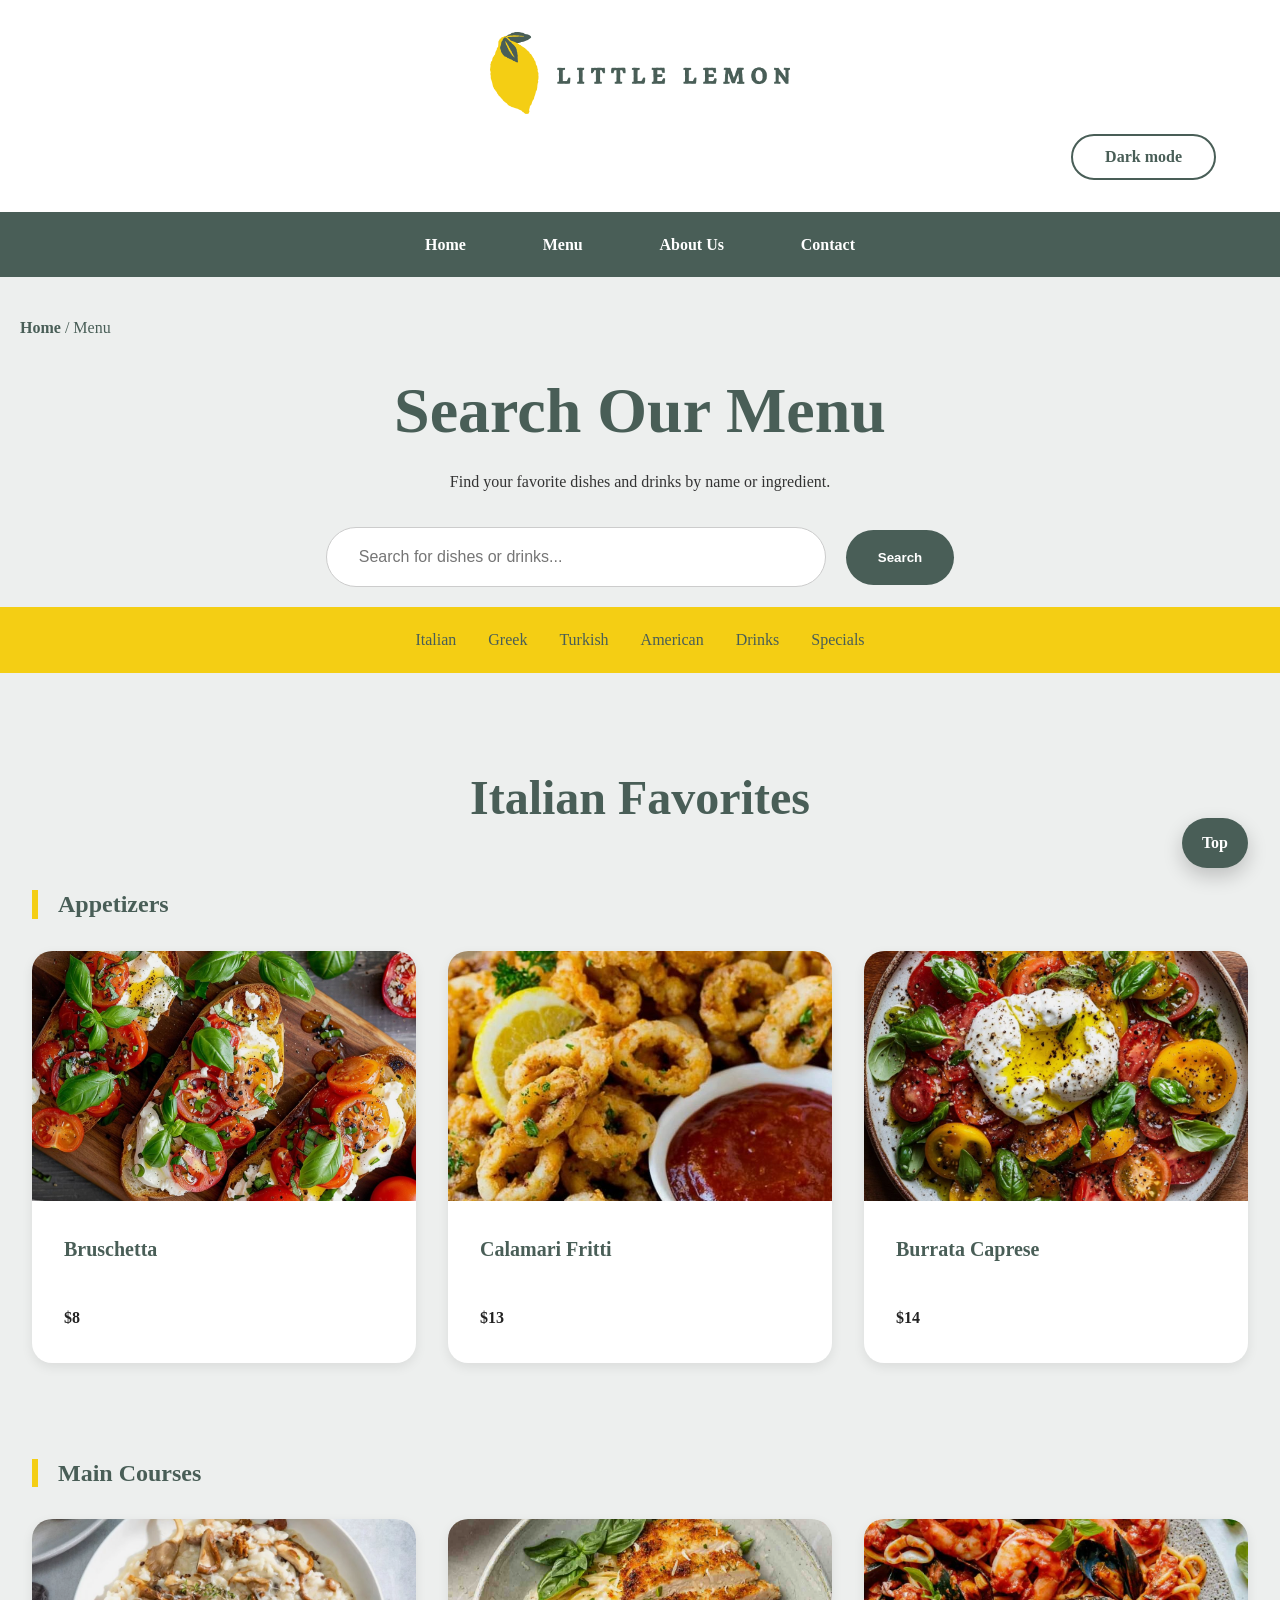
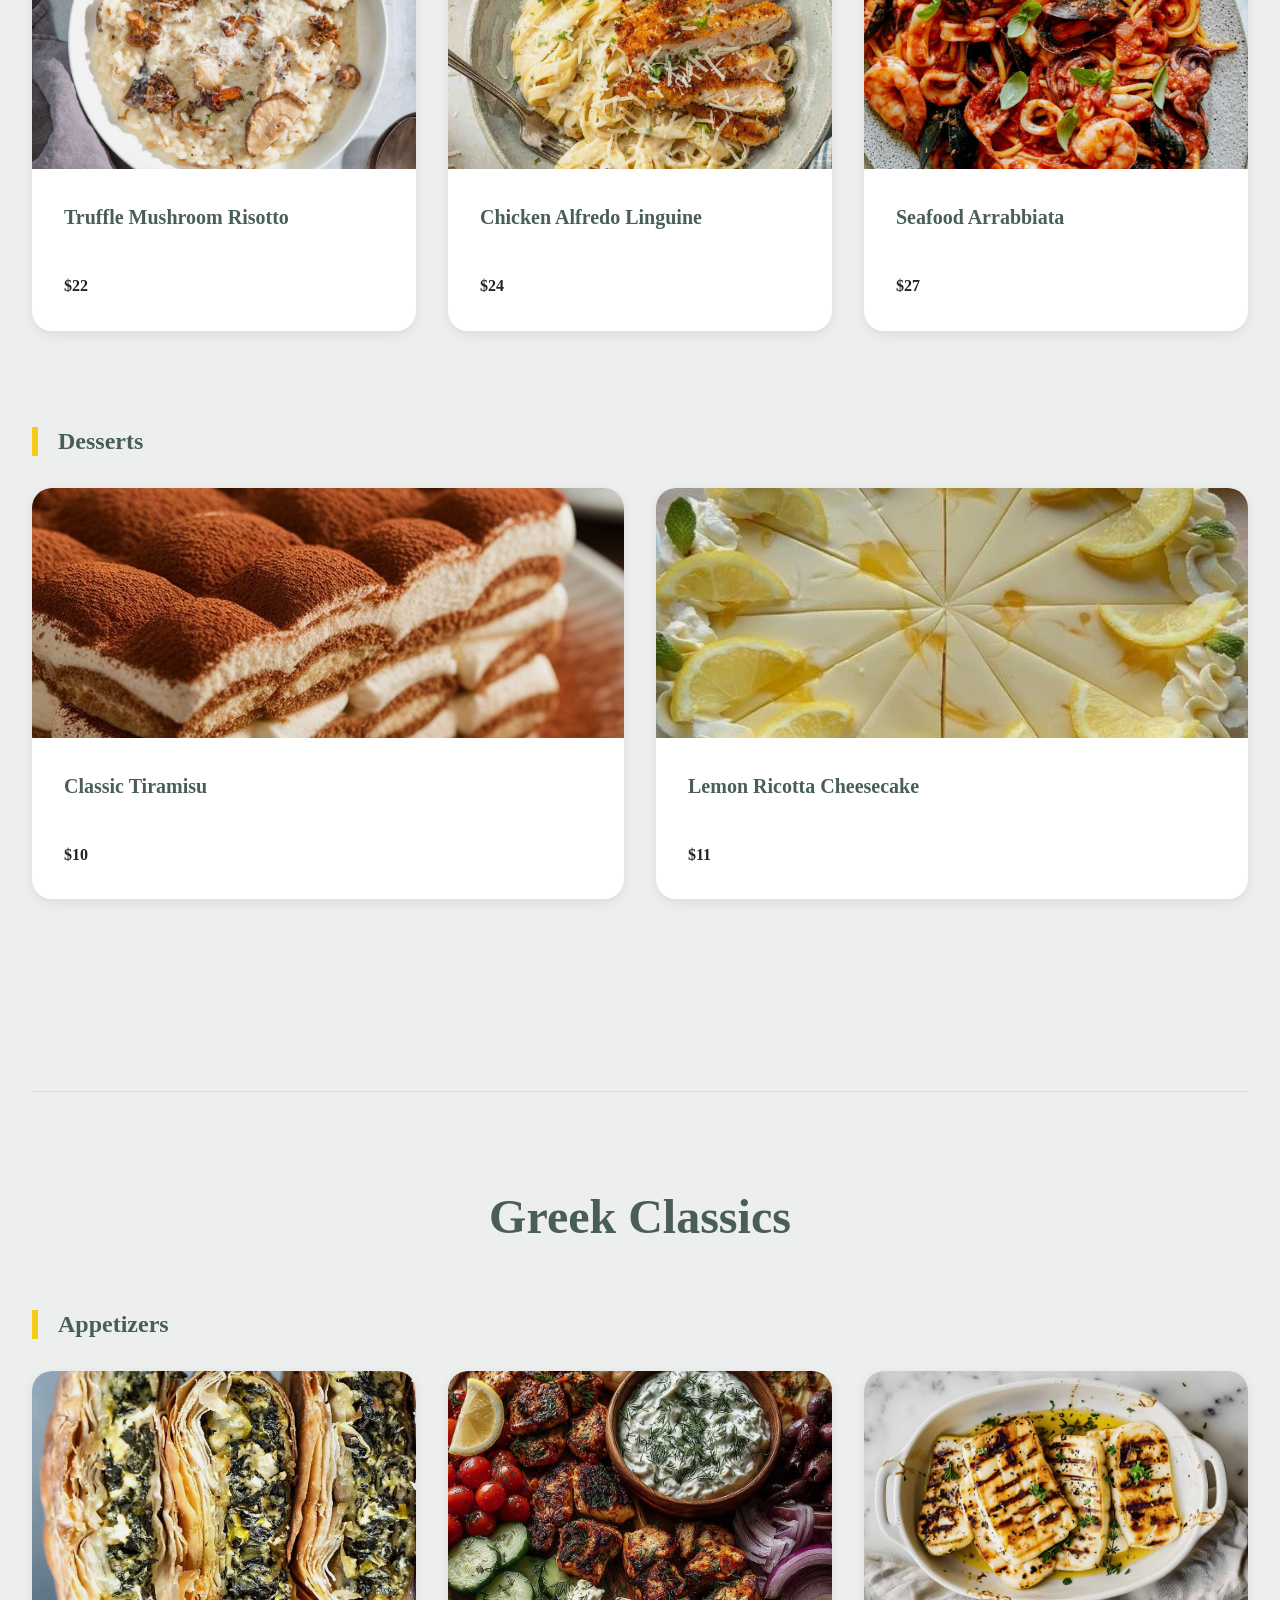
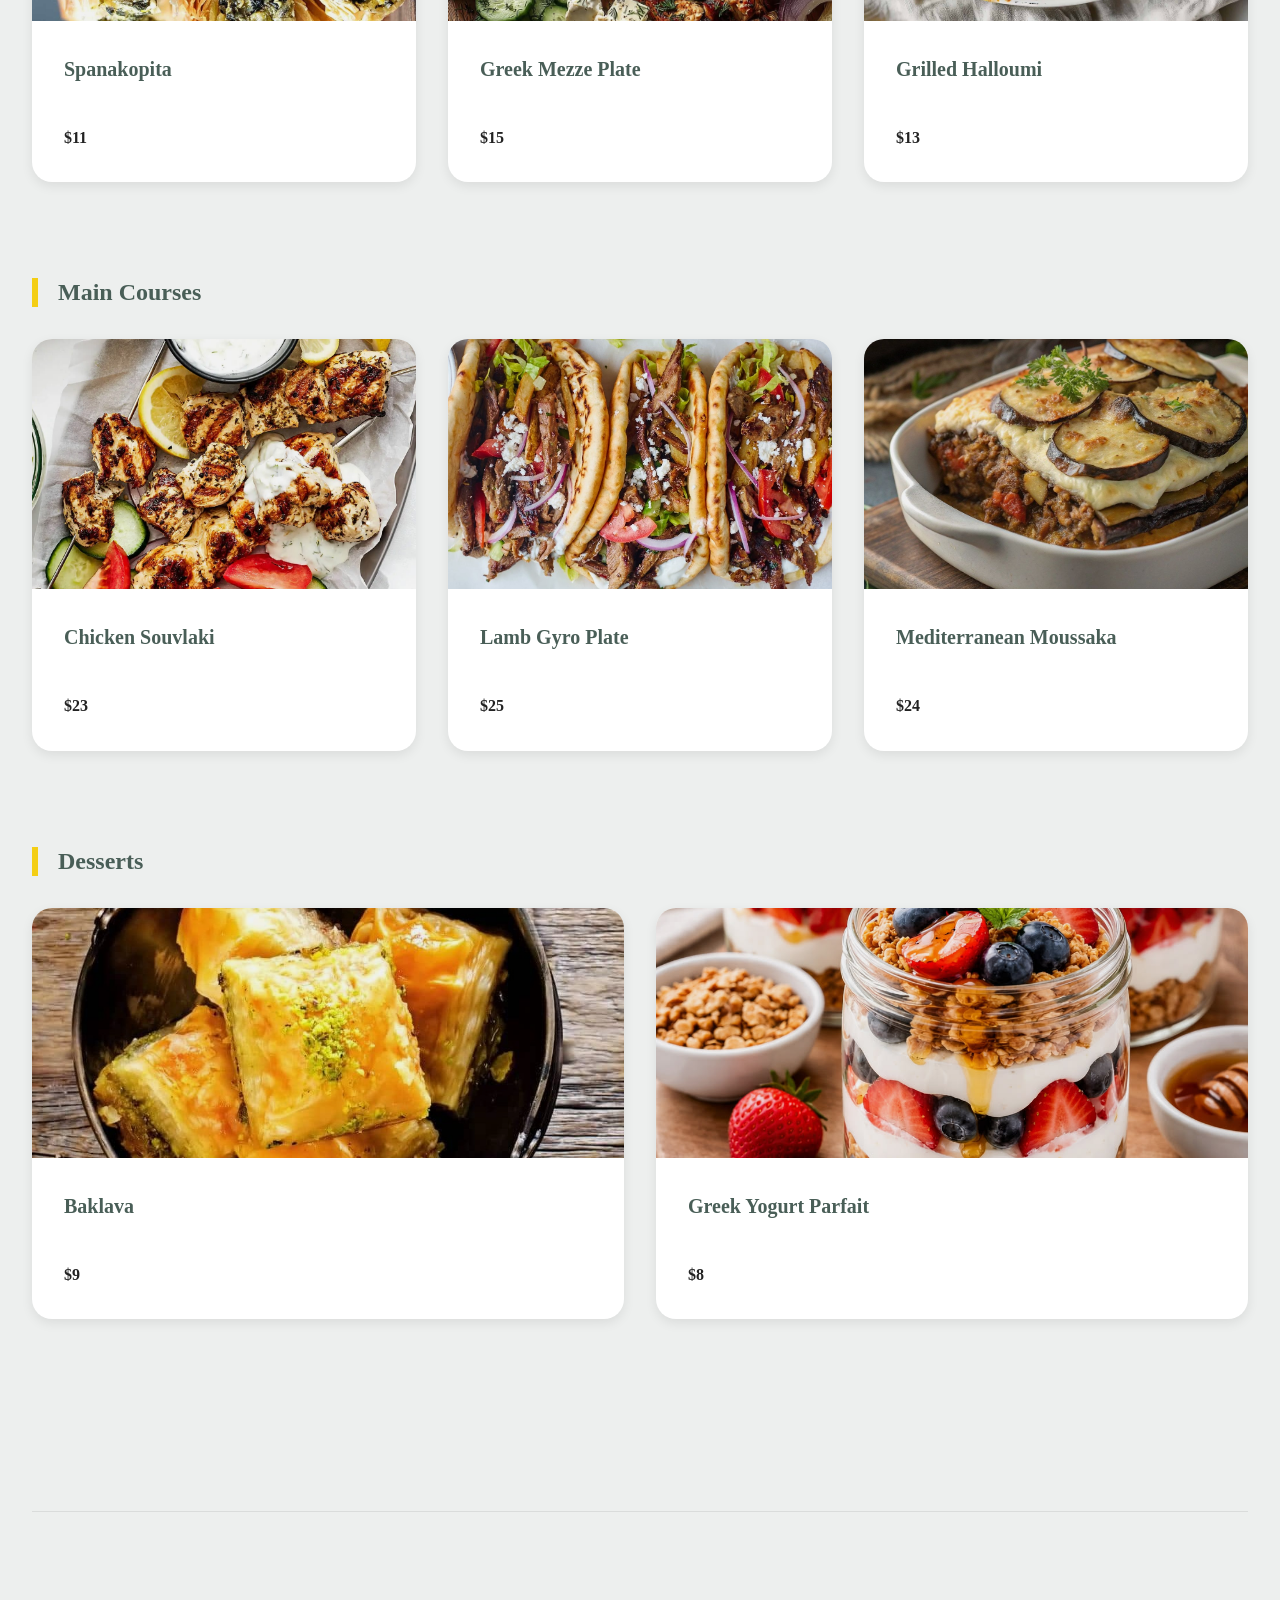
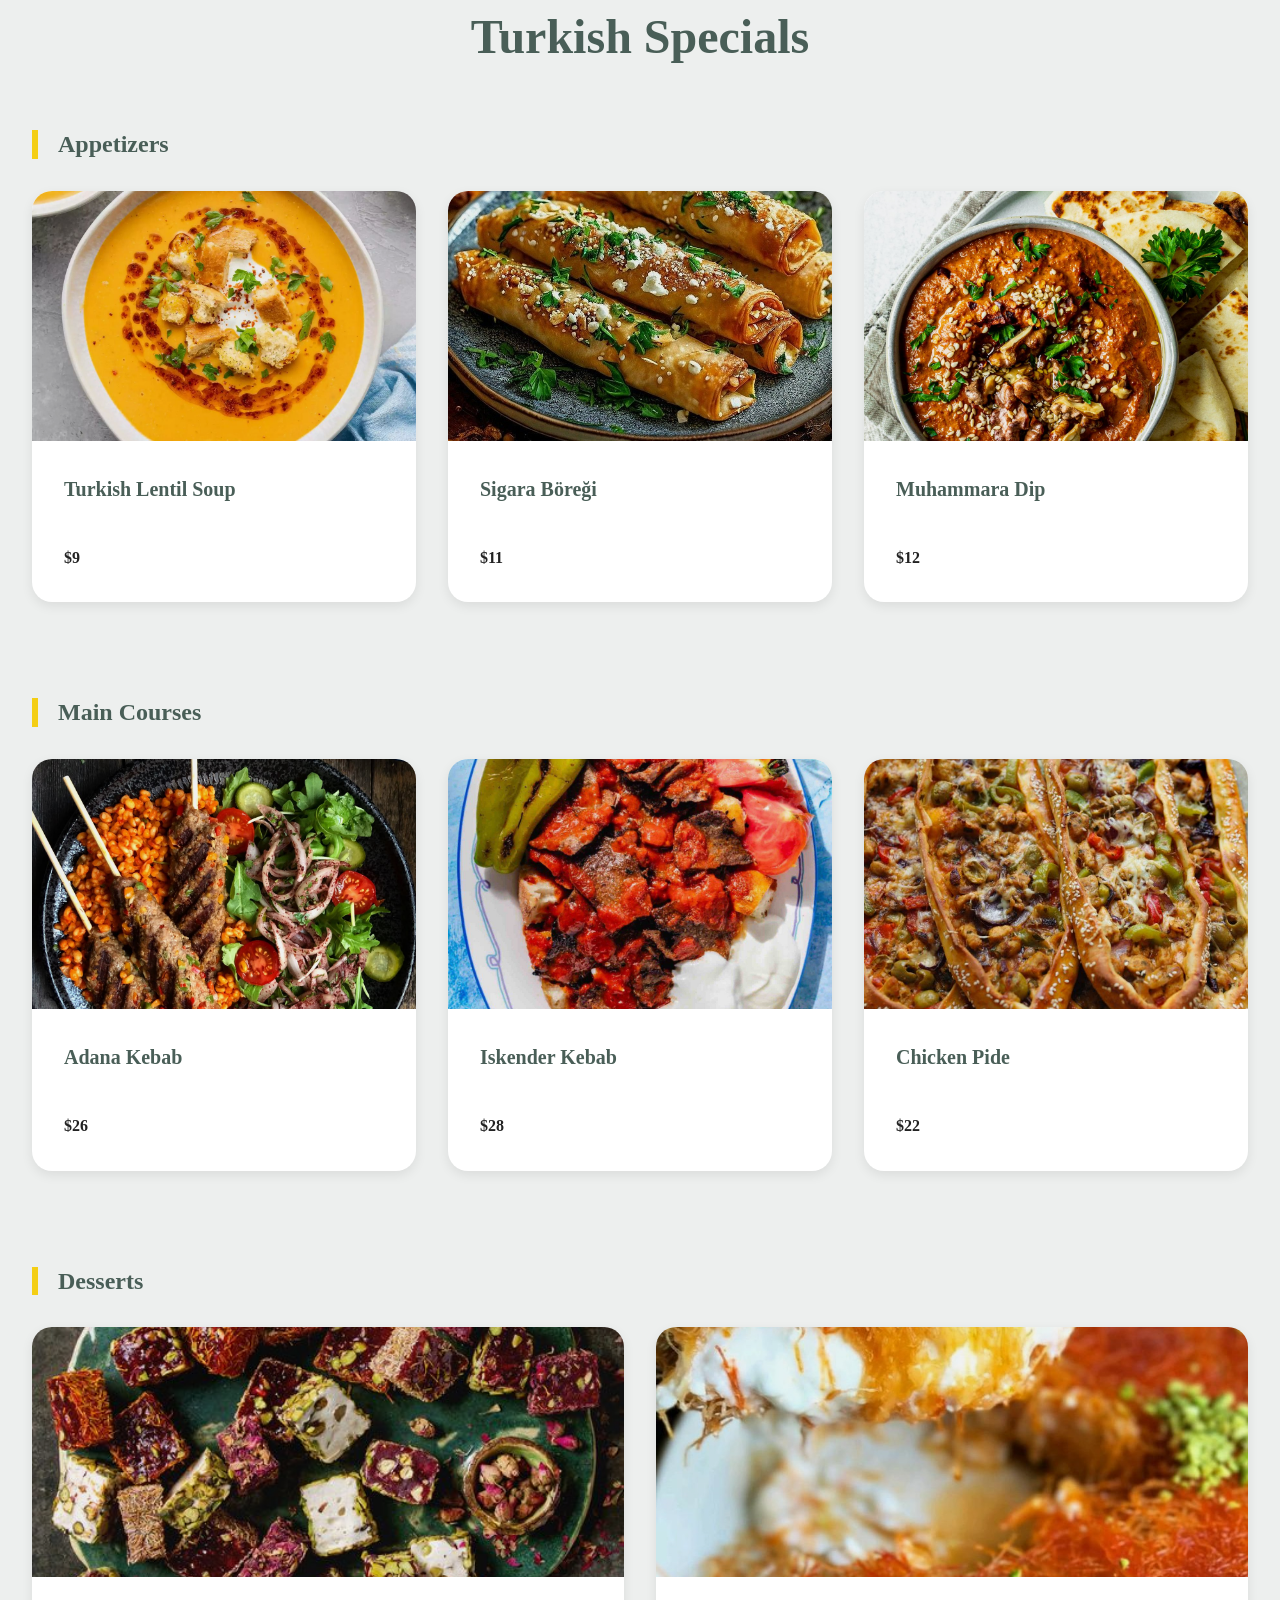
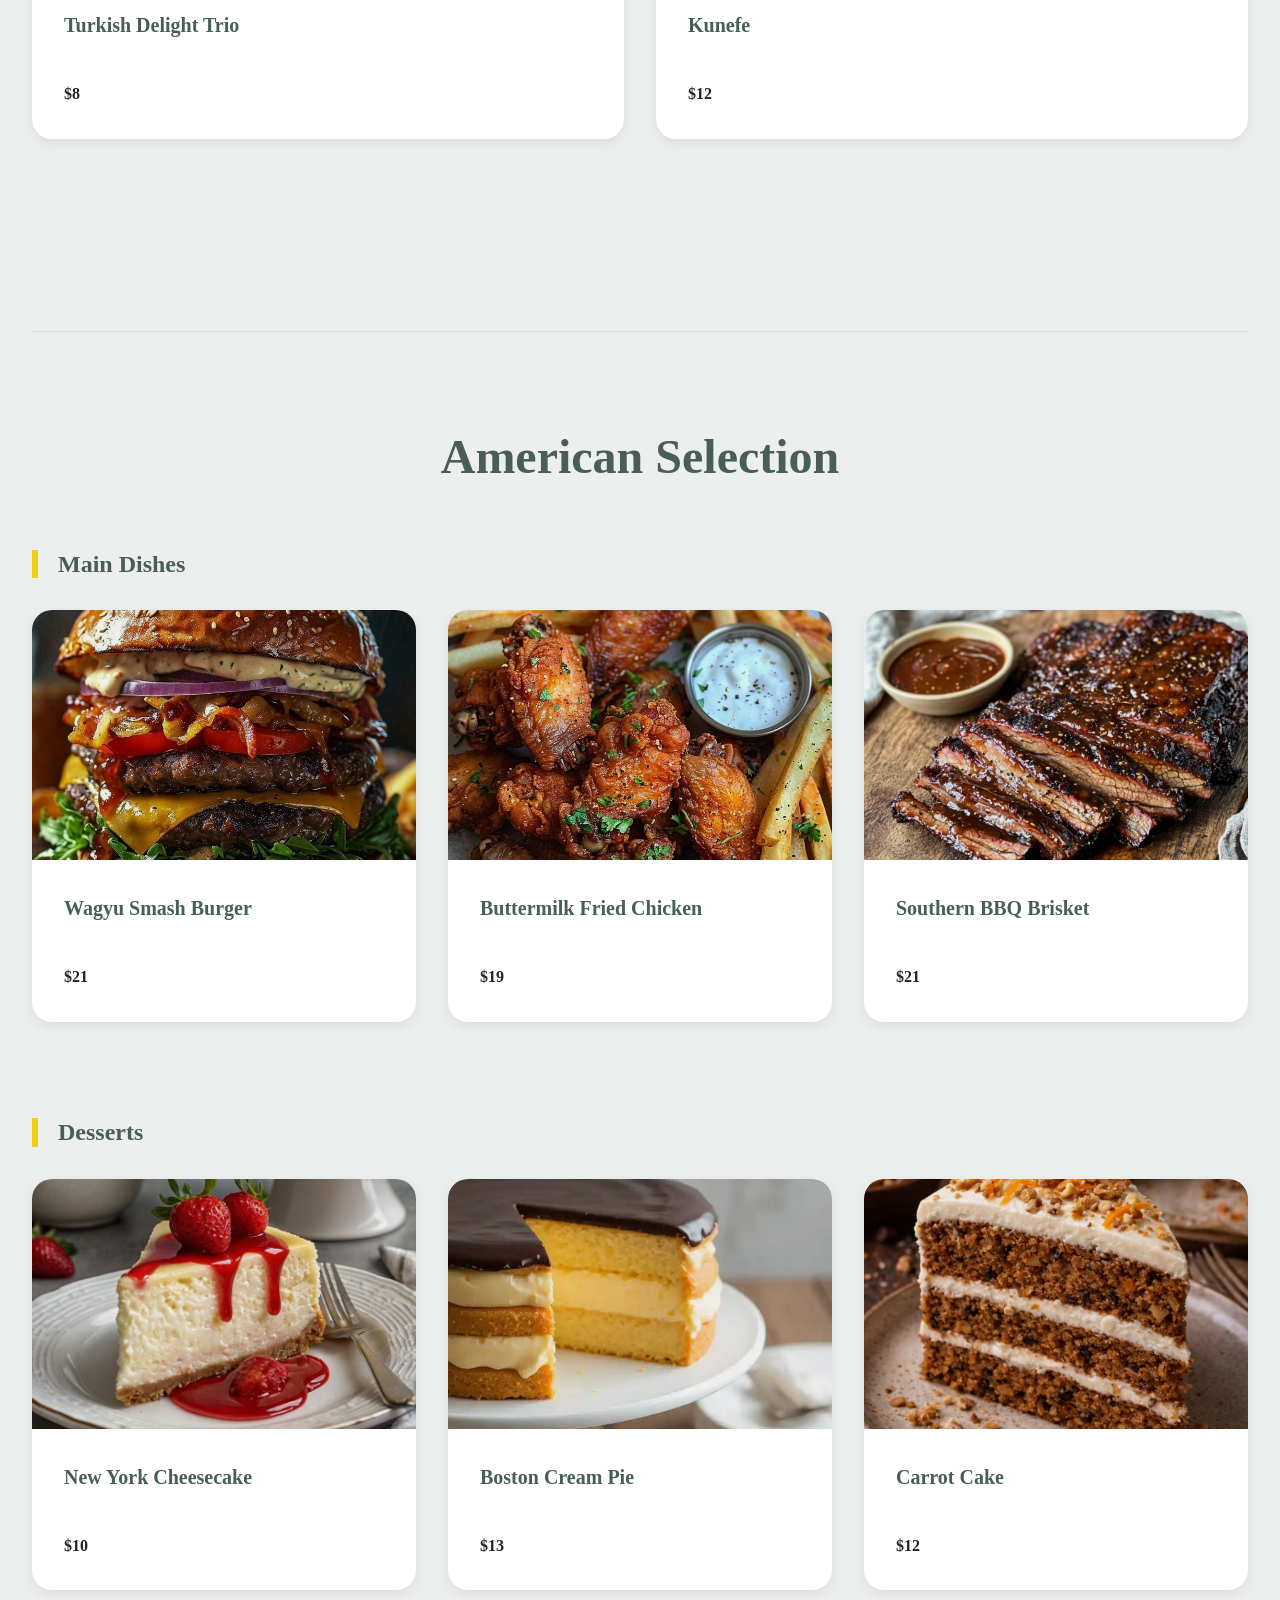
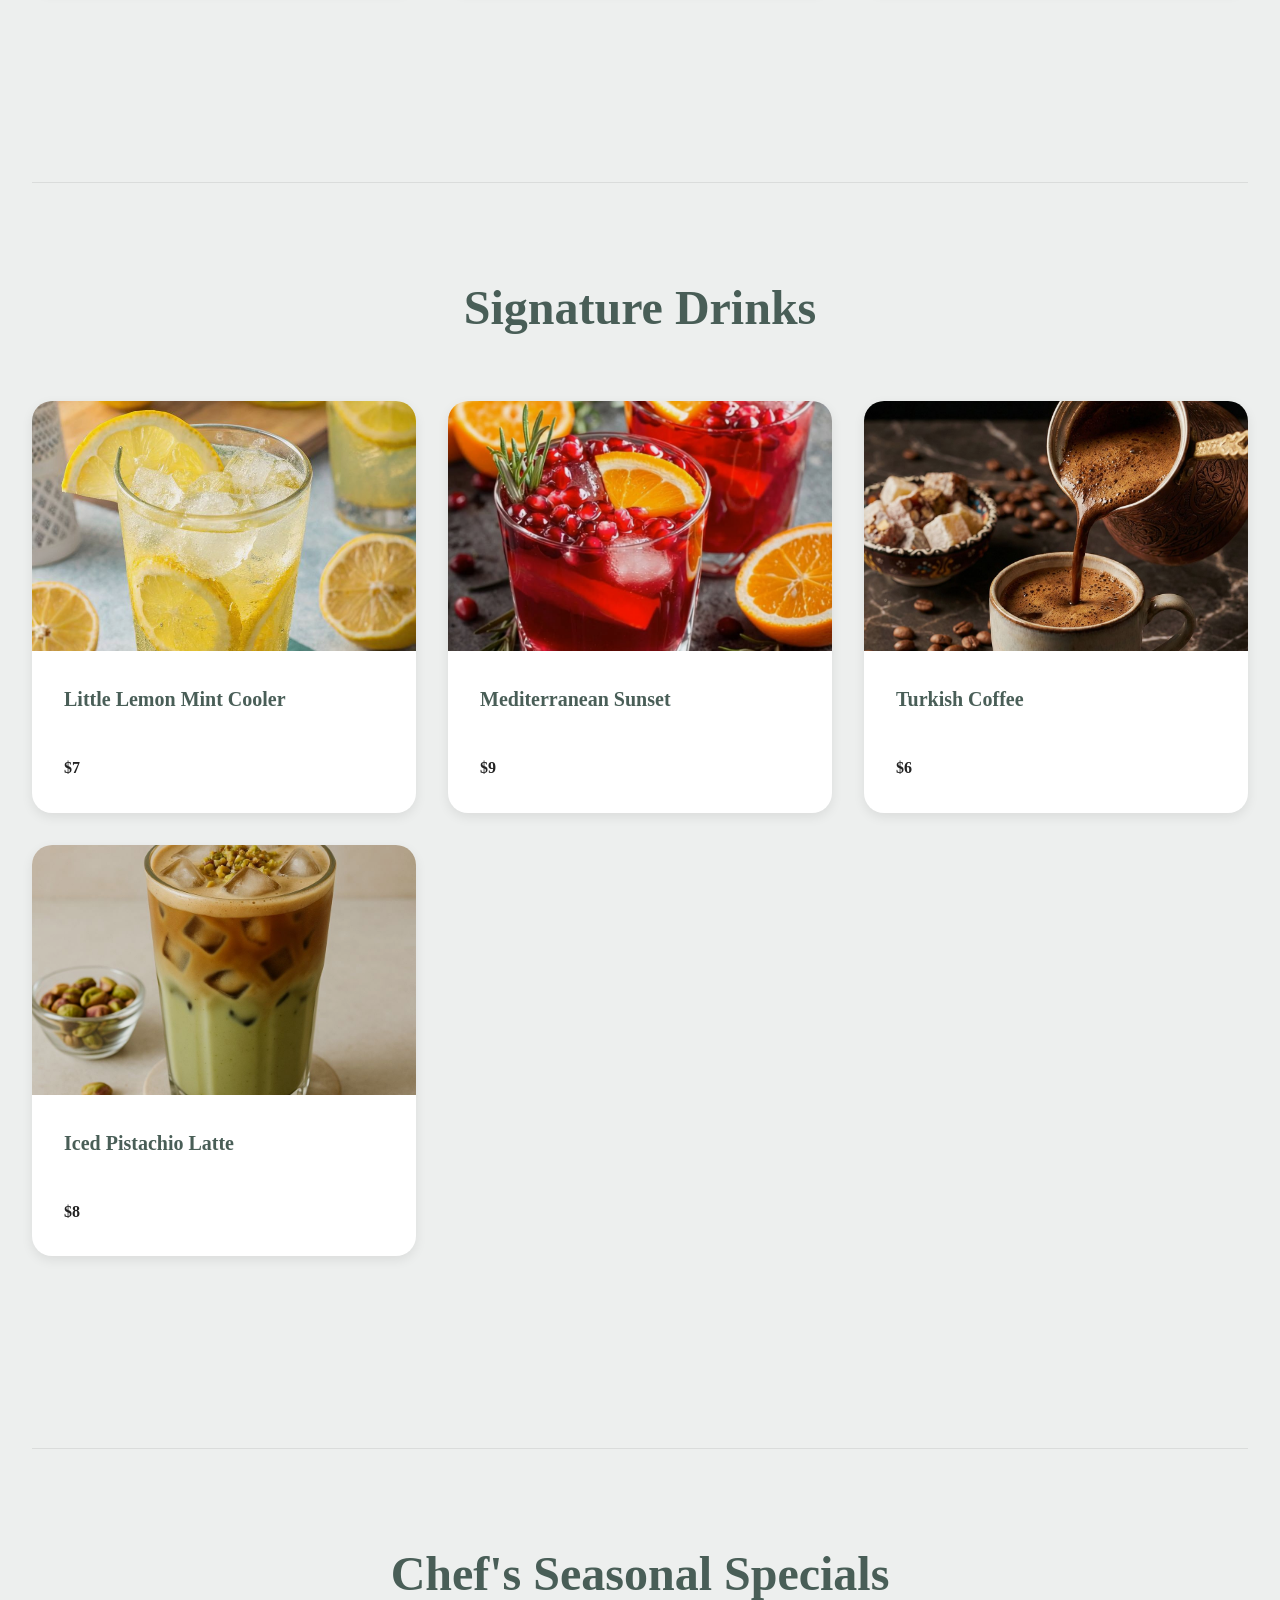
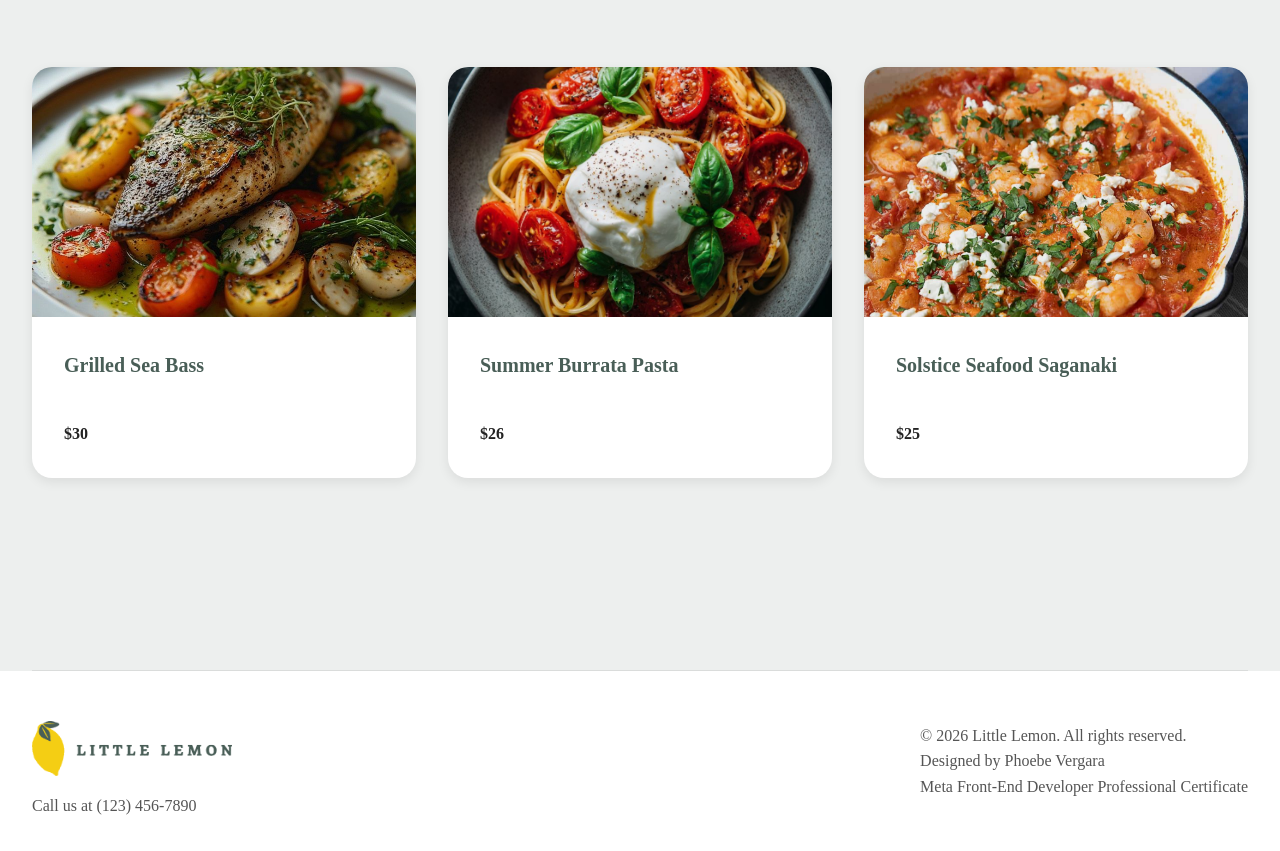
<file: menu.html>
<!DOCTYPE html>
<html lang="en">
<head>
    <meta charset="UTF-8">
    <meta name="viewport" content="width=device-width, initial-scale=1.0">
    <title>Little Lemon Menu</title>
    <link rel="stylesheet" href="global.css">
    <link rel="stylesheet" href="menu.css">
</head>
<body id="top">
    <header class="site-header">
        <div><img src="./images/logo1.png" alt="Little Lemon Logo" class="main-logo"></div>
        <button class="theme-toggle" id="theme-toggle" type="button" aria-pressed="false">Dark mode</button>
    </header>
    <nav class="main-nav">
            <ul class="nav-links">
                <li><a href="index.html">Home</a></li>
                <li><a href="menu.html">Menu</a></li>
                <li><a href="about.html">About Us</a></li>
                <li><a href="#footer">Contact</a></li>
            </ul>
    </nav>
    <br>
    <nav aria-label="breadcrumb" class="breadcrumb-container">
        <a href="index.html">Home</a> &#47 <span>Menu</span>
    </nav>
    <br>
    <section class="menu-search menu-hero">
            <h1 class="menu-title">Search Our Menu</h1>
            <div class="search-instructions">Find your favorite dishes and drinks by name or ingredient.</div>
                <div class="search-controls">
                    <input type="text" class="search-input" placeholder="Search for dishes or drinks...">
                    <button type="submit" class="search-button">Search</button>
                </div>
    </section>
    <nav class="sticky-nav">
            <ul class="sticky-nav-list">
                <li><a href="#italian">Italian</a></li>
                <li><a href="#greek">Greek</a></li>
                <li><a href="#turkish">Turkish</a></li>
                <li><a href="#american">American</a></li>
                <li><a href="#drinks">Drinks</a></li>
                <li><a href="#specials">Specials</a></li>
            </ul>
        </nav>
    
    <main class="menu-page">
            <section class="cuisine-section" id="italian">
                <h2>Italian Favorites</h2>
                    <div class="menu-category">
                        <h3>Appetizers</h3>
                            <div class="menu-grid">
                                    <article class="menu-item-card">
                                            <div class="menu-item-image">
                                                <img src="images/bruschetta.jpg" alt="Bruschetta" width="200px" height="150px">
                                            </div>
                                            <div class="menu-item-details">
                                                    <p class="menu-item-title">Bruschetta</p>
                                                    <p class="menu-item-description">Grilled artisan bread topped with marinated tomatoes, basil, garlic, and olive oil.</p>
                                                <div class="menu-item-footer">
                                                    <p class="menu-item-price">$8</p>
                                                    <p class="menu-item-allergens">Vegetarian • Contains Gluten</p>
                                                </div>
                                            </div>
                                    </article>
                                    <article class="menu-item-card">
                                            <div class="menu-item-image">
                                                <img src="images/calamari.jpg" alt="Calamari Fritti" width="200px" height="150px">
                                            </div>
                                            <div class="menu-item-details">
                                                    <p class="menu-item-title">Calamari Fritti</p>
                                                    <p class="menu-item-description">Lightly fried calamari served with lemon aioli and marinara sauce.</p>
                                                <div class="menu-item-footer">
                                                    <p class="menu-item-price">$13</p>
                                                    <p class="menu-item-allergens">Contains Gluten</p>
                                                </div>
                                            </div>
                                    </article>
                                    <article class="menu-item-card">
                                            <div class="menu-item-image">
                                                <img src="images/burrata-caprese.jpg" alt="Burrata Caprese" width="200px" height="150px">
                                            </div>
                                            <div class="menu-item-details">
                                                    <p class="menu-item-title">Burrata Caprese</p>
                                                    <p class="menu-item-description">Creamy burrata cheese with heirloom tomatoes, basil pesto, and balsamic glaze.</p>
                                                <div class="menu-item-footer">
                                                    <p class="menu-item-price">$14</p>
                                                    <p class="menu-item-allergens">Contains Dairy • Vegetarian</p>
                                                </div>
                                            </div>
                                    </article>
                            </div>
                    </div>
                    <div class="menu-category">
                        <h3>Main Courses</h3>
                            <div class="menu-grid">
                                    <article class="menu-item-card">
                                            <div class="menu-item-image">
                                                <img src="images/truffle mushroom ristotto.jpg" alt="Truffle Mushroom Risotto" width="200px" height="150px">
                                            </div>
                                            <div class="menu-item-details">
                                                    <p class="menu-item-title">Truffle Mushroom Risotto</p>
                                                    <p class="menu-item-description">Creamy risotto with wild mushrooms, parmesan, and black truffle.</p>
                                                <div class="menu-item-footer">
                                                    <p class="menu-item-price">$22</p>
                                                    <p class="menu-item-allergens">Contains Gluten • Contains Dairy • Vegetarian</p>
                                                </div>
                                            </div>
                                    </article>
                                    <article class="menu-item-card">
                                            <div class="menu-item-image">
                                                <img src="images/chicken alfredo linguine.jpg" alt="Chicken Alfredo Linguine" width="200px" height="150px">
                                            </div>
                                            <div class="menu-item-details">
                                                    <p class="menu-item-title">Chicken Alfredo Linguine</p>
                                                    <p class="menu-item-description">Tender chicken breast served with creamy Alfredo sauce and linguine pasta.</p>
                                                <div class="menu-item-footer">  
                                                    <p class="menu-item-price">$24</p>
                                                    <p class="menu-item-allergens">Contains Gluten • Contains Dairy</p>
                                                </div>  
                                            </div>
                                    </article>
                                    <article class="menu-item-card">
                                            <div class="menu-item-image">
                                                <img src="images/seafood arrabbiata.jpg" alt="Seafood Arrabbiata" width="200px" height="150px">
                                            </div>
                                            <div class="menu-item-details">
                                                    <p class="menu-item-title">Seafood Arrabbiata</p>
                                                    <p class="menu-item-description">Shrimp, mussels, and calamari in spicy tomato sauce over spaghetti.</p>
                                                <div class="menu-item-footer">
                                                    <p class="menu-item-price">$27</p>
                                                    <p class="menu-item-allergens">Contains Gluten • Spicy</p>
                                                </div>
                                            </div>
                                    </article>
                            </div>
                        </div>
                    <div class="menu-category">
                        <h3>Desserts</h3>
                        <div class="menu-grid">
                            <article class="menu-item-card">
                                    <div class="menu-item-image">
                                        <img src="images/tiramisu.jpg" alt="Tiramisu" width="200px" height="150px">
                                    </div>
                                    <div class="menu-item-details">
                                        <p class="menu-item-title">Classic Tiramisu</p>
                                        <p class="menu-item-description">Classic Italian dessert with layers of espresso-soaked ladyfingers and mascarpone cream.</p>
                                    <div class="menu-item-footer">   
                                        <p class="menu-item-price">$10</p>
                                        <p class="menu-item-allergens">Contains Gluten • Contains Dairy</p>
                                    </div> 
                                    </div>
                            </article>
                            <article class="menu-item-card">
                                    <div class="menu-item-image">
                                        <img src="images/lemon ricotta cheesecake.jpg" alt="Lemon Ricotta Cheesecake" width="200px" height="150px">
                                    </div>
                                    <div class="menu-item-details">
                                        <p class="menu-item-title">Lemon Ricotta Cheesecake</p>
                                        <p class="menu-item-description">Creamy ricotta cheesecake topped with candied lemon zest.</p>
                                    <div class="menu-item-footer">    
                                        <p class="menu-item-price">$11</p>
                                        <p class="menu-item-allergens">Contains Dairy • Vegetarian</p>
                                    </div>
                                    </div>
                            </article>
                        </div>
                    </div>
                </div>
            </section>
            <section class="cuisine-section" id="greek">
                <h2>Greek Classics</h2>
                        <div class="menu-category">
                                <h3>Appetizers</h3>
                                    <div class="menu-grid">
                                        <article class="menu-item-card">
                                                <div class="menu-item-image">
                                                    <img src="images/spanakopita.jpg" alt="Spanakopita" width="200px" height="150px">
                                                </div>
                                                <div class="menu-item-details">
                                                        <p class="menu-item-title">Spanakopita</p>
                                                        <p class="menu-item-description">Flaky phyllo pastry filled with spinach and feta cheese.</p>
                                                    <div class="menu-item-footer">   
                                                        <p class="menu-item-price">$11</p>
                                                        <p class="menu-item-allergens">Contains Dairy • Contains Gluten</p>
                                                    </div> 
                                                </div>
                                        </article>
                                            <article class="menu-item-card">
                                                <div class="menu-item-image">
                                                    <img src="images/greek mezze plate.jpg" alt="Greek Mezze Plate" width="200px" height="150px">
                                                </div>
                                                <div class="menu-item-details">
                                                        <p class="menu-item-title">Greek Mezze Plate</p>
                                                        <p class="menu-item-description">Hummus, tzatziki, olives, pita bread, and roasted vegetables.</p>
                                                    <div class="menu-item-footer">
                                                        <p class="menu-item-price">$15</p>
                                                        <p class="menu-item-allergens">Contains Gluten • Vegetarian</p>
                                                    </div>
                                                </div>
                                            </article>
                                            <article class="menu-item-card">
                                                <div class="menu-item-image">
                                                    <img src="images/grilled halloumi.jpg" alt="Grilled Halloumi" width="200px" height="150px">
                                                </div>
                                                <div class="menu-item-details">
                                                        <p class="menu-item-title">Grilled Halloumi</p>
                                                        <p class="menu-item-description">Charred halloumi cheese served with honey and oregano.</p>
                                                    <div class="menu-item-footer">   
                                                        <p class="menu-item-price">$13</p>
                                                        <p class="menu-item-allergens">Contains Dairy • Vegetarian</p>
                                                    </div> 
                                                </div>
                                            </article>
                                    </div>
                            </div>
                        <div class="menu-category">
                            <h3>Main Courses</h3>
                                <div class="menu-grid">
                                        <article class="menu-item-card">
                                            <div class="menu-item-image">
                                                <img src="images/chicken souvlaki.jpg" alt="Chicken Souvlaki" width="200px" height="150px">
                                            </div>
                                            <div class="menu-item-details">
                                                    <p class="menu-item-title">Chicken Souvlaki</p>
                                                    <p class="menu-item-description">Tender chicken skewers served with tzatziki sauce and grilled vegetables.</p>
                                                <div class="menu-item-footer">
                                                    <p class="menu-item-price">$23</p>
                                                    <p class="menu-item-allergens">Contains Dairy</p>
                                                </div>
                                            </div>
                                        </article>
                                        <article class="menu-item-card">
                                            <div class="menu-item-image">
                                                <img src="images/lamb gyro plate.jpg" alt="Lamb Gyro Plate" width="200px" height="150px">
                                            </div>
                                            <div class="menu-item-details">
                                                    <p class="menu-item-title">Lamb Gyro Plate</p>
                                                    <p class="menu-item-description">Slow-roasted lamb with pita, tomatoes, onions, and garlic yogurt sauce.</p>
                                                <div class="menu-item-footer">    
                                                    <p class="menu-item-price">$25</p>
                                                    <p class="menu-item-allergens">Contains Gluten • Contains Dairy</p>
                                                </div>
                                            </div>
                                        </article>
                                        <article class="menu-item-card">
                                            <div class="menu-item-image">
                                                <img src="images/med moussaka.jpg" alt="Mediterranean Moussaka" width="200px" height="150px">
                                            </div>
                                            <div class="menu-item-details">
                                                    <p class="menu-item-title">Mediterranean Moussaka</p>
                                                    <p class="menu-item-description">Layered eggplant, beef, and béchamel baked until golden brown.</p>
                                                <div class="menu-item-footer">
                                                    <p class="menu-item-price">$24</p>
                                                    <p class="menu-item-allergens">Contains Gluten • Contains Dairy</p>
                                                </div>
                                            </div>
                                        </article>
                                </div>
                        </div>
                    <div class="menu-category">
                        <h3>Desserts</h3>
                            <div class="menu-grid">
                                    <article class="menu-item-card">
                                        <div class="menu-item-image">
                                            <img src="images/baklava.jpg" alt="Baklava" width="200px" height="150px">
                                        </div>
                                        <div class="menu-item-details">
                                                <p class="menu-item-title">Baklava</p>
                                                <p class="menu-item-description">Flaky phyllo pastry filled with nuts and honey.</p>
                                            <div class="menu-item-footer">
                                                <p class="menu-item-price">$9</p>
                                                <p class="menu-item-allergens">Contains Nuts • Contains Dairy</p>
                                            </div>
                                        </div>
                                    </article>
                                    <article class="menu-item-card">
                                        <div class="menu-item-image">
                                            <img src="images/greek yogurt parfait.jpg" alt="Greek Yogurt Parfait" width="200px" height="150px">
                                        </div>
                                        <div class="menu-item-details">
                                                <p class="menu-item-title">Greek Yogurt Parfait</p>
                                                <p class="menu-item-description">Layered Greek yogurt with fresh berries and granola.</p>
                                            <div class="menu-item-footer">
                                                <p class="menu-item-price">$8</p>
                                                <p class="menu-item-allergens">Contains Dairy • Contains Nuts</p>
                                            </div>
                                        </div>
                                    </article>
                            </div>
                    </div>
                </div>
            </section>
            <section class="cuisine-section" id="turkish">
                <h2>Turkish Specials</h2>
                    <div class="menu-category">
                            <h3>Appetizers</h3>
                                <div class="menu-grid">
                                        <article class="menu-item-card"> 
                                            <div class="menu-item-image">
                                                <img src="images/turkish lentil soup.jpg" alt="Turkish Lentil Soup" width="200px" height="150px">
                                            </div>
                                            <div class="menu-item-details">
                                                    <p class="menu-item-title">Turkish Lentil Soup</p>
                                                    <p class="menu-item-description">Warm red lentil soup finished with paprika butter and lemon.</p>
                                                <div class="menu-item-footer">
                                                    <p class="menu-item-price">$9</p>
                                                    <p class="menu-item-allergens">Vegetarian</p>
                                                </div>
                                            </div>
                                        </article>
                                        <article class="menu-item-card">
                                            <div class="menu-item-image">
                                                <img src="images/sigara boregi.jpg" alt="Sigara Böreği" width="200px" height="150px">
                                            </div>
                                            <div class="menu-item-details">
                                                    <p class="menu-item-title">Sigara Böreği</p>
                                                    <p class="menu-item-description">Crispy filo rolls stuffed with feta cheese and herbs.</p>
                                                <div class="menu-item-footer">
                                                    <p class="menu-item-price">$11</p>
                                                    <p class="menu-item-allergens">Contains Gluten • Contains Dairy</p>
                                                </div>
                                            </div>
                                        </article>
                                        <article class="menu-item-card">
                                            <div class="menu-item-image">
                                                <img src="images/muhammara dip.jpg" alt="Muhammara Dip" width="200px" height="150px">
                                            </div>
                                            <div class="menu-item-details">
                                                    <p class="menu-item-title">Muhammara Dip</p>
                                                    <p class="menu-item-description">Roasted red pepper and walnut dip served with warm flatbread.</p>
                                                <div class="menu-item-footer">
                                                    <p class="menu-item-price">$12</p>
                                                    <p class="menu-item-allergens">Contains Gluten • Contains Nuts</p>
                                                </div>
                                            </div>
                                        </article>
                                </div>
                            </div>
                    <div class="menu-category">
                        <h3>Main Courses</h3>
                            <div class="menu-grid">
                                    <article class="menu-item-card">
                                        <div class="menu-item-image">
                                            <img src="images/adana kebab.jpg" alt="Adana Kebab" width="200px" height="150px">
                                        </div>
                                        <div class="menu-item-details">
                                                <p class="menu-item-title">Adana Kebab</p>
                                                <p class="menu-item-description">Spiced ground lamb skewers served with rice pilaf and grilled vegetables.</p>
                                            <div class="menu-item-footer">
                                                <p class="menu-item-price">$26</p>
                                                <p class="menu-item-allergens">Spicy</p>
                                            </div>
                                        </div>
                                    </article>
                                    <article class="menu-item-card">
                                        <div class="menu-item-image">
                                            <img src="images/iskender kebab.jpg" alt="Iskender Kebab" width="200px" height="150px">
                                        </div>
                                        <div class="menu-item-details">
                                                <p class="menu-item-title">Iskender Kebab</p>
                                                <p class="menu-item-description">Thinly sliced lamb over pita bread with tomato sauce and yogurt.</p>
                                            <div class="menu-item-footer">
                                                <p class="menu-item-price">$28</p>
                                                <p class="menu-item-allergens">Contains Gluten • Contains Dairy</p>
                                            </div>
                                        </div>
                                    </article>
                                    <article class="menu-item-card">
                                        <div class="menu-item-image">
                                            <img src="images/chicken pide.jpg" alt="Chicken Pide" width="200px" height="150px">
                                        </div>
                                        <div class="menu-item-details">
                                                <p class="menu-item-title">Chicken Pide</p>
                                                <p class="menu-item-description">Turkish flatbread topped with chicken, mozzarella, and peppers.</p>
                                            <div class="menu-item-footer">
                                                <p class="menu-item-price">$22</p>
                                                <p class="menu-item-allergens">Contains Gluten • Contains Dairy</p>
                                            </div>
                                        </div>
                                    </article>
                            </div>
                    </div>
                    <div class="menu-category">
                        <h3>Desserts</h3>
                        <div class="menu-grid">
                                <article class="menu-item-card">
                                    <div class="menu-item-image">
                                        <img src="images/turkish delight trio.jpg" alt="Turkish Delight Trio" width="200px" height="150px">
                                    </div>
                                    <div class="menu-item-details">
                                            <p class="menu-item-title">Turkish Delight Trio</p>
                                            <p class="menu-item-description">Assorted rose, pistachio, and pomegranate Turkish delights.</p>
                                        <div class="menu-item-footer">
                                            <p class="menu-item-price">$8</p>
                                            <p class="menu-item-allergens">Contains Nuts</p>
                                        </div>
                                    </div>
                                </article>
                                <article class="menu-item-card">
                                    <div class="menu-item-image">
                                        <img src="images/kunefe.jpg" alt="Kunefe" width="200px" height="150px">
                                    </div>
                                    <div class="menu-item-details">
                                            <p class="menu-item-title">Kunefe</p>
                                            <p class="menu-item-description">Warm shredded pastry with melted cheese and sweet syrup.</p>
                                        <div class="menu-item-footer">
                                            <p class="menu-item-price">$12</p>
                                            <p class="menu-item-allergens">Contains Dairy • Contains Gluten</p>
                                        </div>
                                    </div>
                                </article>
                        </div>
                    </div>
            </section>
            <section class="cuisine-section" id="american">
                <h2>American Selection</h2>
                    <div class="menu-category">
                            <h3>Main Dishes</h3>
                            <div class="menu-grid">
                                    <article class="menu-item-card">
                                        <div class="menu-item-image">
                                            <img src="images/wagyu smash burger.jpg" alt="Wagyu Smash Burger" width="200px" height="150px">
                                        </div>
                                        <div class="menu-item-details">
                                                <p class="menu-item-title">Wagyu Smash Burger</p>
                                                <p class="menu-item-description">Juicy wagyu beef patty with caramelized onions, aged cheddar, and special sauce.</p>
                                            <div class="menu-item-footer">  
                                                <p class="menu-item-price">$21</p>
                                                <p class="menu-item-allergens">Contains Gluten • Contains Dairy</p>
                                            </div>  
                                        </div>
                                    </article>
                                    <article class="menu-item-card">
                                        <div class="menu-item-image">
                                            <img src="images/buttermilk fried chicken.jpg" alt="Buttermilk Fried Chicken" width="200px" height="150px">
                                        </div>
                                        <div class="menu-item-details">
                                                <p class="menu-item-title">Buttermilk Fried Chicken</p>
                                                <p class="menu-item-description">Crispy fried chicken with honey butter and seasoned fries.</p>
                                            <div class="menu-item-footer">   
                                                <p class="menu-item-price">$19</p>
                                                <p class="menu-item-allergens">Contains Gluten</p>
                                            </div> 
                                        </div>
                                    </article>
                                    <article class="menu-item-card">
                                    <div class="menu-item-image">
                                        <img src="images/smoky bbq.jpg" alt="Southern BBQ Brisket" width="200px" height="150px">
                                    </div>
                                    <div class="menu-item-details">
                                        <p class="menu-item-title">Southern BBQ Brisket</p>
                                        <p class="menu-item-description">Smoked beef brisket, sliced or chopped, with tangy sauce.</p>
                                        <div class="menu-item-footer">
                                            <p class="menu-item-price">$21</p>
                                        </div>
                                    </div>
                                </article>
                            </div>
                        </div>
                    <div class="menu-category">
                        <h3>Desserts</h3>
                        <div class="menu-grid">
                                <article class="menu-item-card">
                                    <div class="menu-item-image">
                                        <img src="images/ny cheesecake.jpg" alt="New York Cheesecake" width="200px" height="150px">
                                    </div>
                                    <div class="menu-item-details">
                                            <p class="menu-item-title">New York Cheesecake</p>
                                            <p class="menu-item-description">Classic baked cheesecake with berry compote.</p>
                                        <div class="menu-item-footer">   
                                            <p class="menu-item-price">$10</p>
                                            <p class="menu-item-allergens">Contains Gluten • Contains Dairy</p>
                                        </div> 
                                    </div>
                                </article>
                                <article class="menu-item-card">
                                <div class="menu-item-image">
                                    <img src="images/boston cream pie.jpg" alt="Boston Cream Pie" width="200px" height="150px">
                                </div>
                                <div class="menu-item-details">
                                    <p class="menu-item-title">Boston Cream Pie</p>
                                    <p class="menu-item-description">Sponge cake with custard filling, chocolate glaze.</p>
                                    <div class="menu-item-footer">
                                        <p class="menu-item-price">$13</p>
                                        <p class="menu-item-allergens">Contains Gluten • Contains Dairy</p>
                                    </div>
                                </div>
                            </article>
                            <article class="menu-item-card">
                                <div class="menu-item-image">
                                    <img src="images/carrot cake.jpg" alt="Carrot Cake" width="200px" height="150px">
                                </div>
                                <div class="menu-item-details">
                                    <p class="menu-item-title">Carrot Cake</p>
                                    <p class="menu-item-description">Spiced cake with cream cheese frosting.</p>
                                    <div class="menu-item-footer">
                                        <p class="menu-item-price">$12</p>
                                        <p class="menu-item-allergens">Contains Gluten • Contains Dairy</p>
                                    </div>
                                </div>
                            </article>
                        </div>
                    </div>
            </section>
            <section class="cuisine-section" id="drinks">
                <div class="menu-category">
                <h2>Signature Drinks</h2>
                <div class="menu-grid">
                    <article class="menu-item-card">
                        <div class="menu-item-image">
                            <img src="images/Little Lemon Mint Cooler.jpg" alt="Little Lemon Mint Cooler" width="200px" height="150px">
                        </div>
                        <div class="menu-item-details">
                            <p class="menu-item-title">Little Lemon Mint Cooler</p>
                            <p class="menu-item-description">Fresh lemonade with mint and sparkling water.</p>
                            <div class="menu-item-footer">
                                <p class="menu-item-price">$7</p>
                            </div>
                        </div>
                    </article>
                    <article class="menu-item-card">
                        <div class="menu-item-image">
                            <img src="images/Mediterranean Sunset.jpg" alt="Mediterranean Sunset" width="200px" height="150px">
                        </div>
                        <div class="menu-item-details">
                            <p class="menu-item-title">Mediterranean Sunset</p>
                            <p class="menu-item-description">Orange, pomegranate, and soda with fresh citrus.</p>
                            <div class="menu-item-footer">
                                <p class="menu-item-price">$9</p>
                            </div>
                        </div>
                    </article>
                    <article class="menu-item-card">
                        <div class="menu-item-image">
                            <img src="images/Turkish Coffee.jpg" alt="Turkish Coffee" width="200px" height="150px">
                        </div>
                            <div class="menu-item-details">
                                <p class="menu-item-title">Turkish Coffee</p>
                                <p class="menu-item-description">Traditional slow-brewed Turkish coffee.</p>
                                <div class="menu-item-footer">
                                    <p class="menu-item-price">$6</p>
                                    <p class="menu-item-allergens">Contains Caffeine</p>
                                </div>
                        </div>
                    </article>
                    <article class="menu-item-card">
                        <div class="menu-item-image">
                            <img src="images/Iced Pistachio Latte.jpg" alt="Iced Pistachio Latte" width="200px" height="150px">
                        </div>
                        <div class="menu-item-details">
                            <p class="menu-item-title">Iced Pistachio Latte</p>
                            <p class="menu-item-description">Creamy espresso latte infused with pistachio syrup.</p>
                            <div class="menu-item-footer">
                                <p class="menu-item-price">$8</p>
                                <p class="menu-item-allergens">Contains Nuts • Contains Dairy</p>
                            </div>
                        </div>
                    </article>
                </div>
                </div>
            </section>
            <section class="cuisine-section" id="specials">
                <div class="menu-category">
                <h2>Chef's Seasonal Specials</h2>
                <div class="menu-grid">
                    <article class="menu-item-card">
                        <div class="menu-item-image">
                            <img src="images/Grilled Sea Bass.jpg" alt="Grilled Sea Bass" width="200px" height="150px">
                        </div>
                        <div class="menu-item-details">
                            <p class="menu-item-title">Grilled Sea Bass</p>
                            <p class="menu-item-description">Fresh sea bass with lemon herb butter and roasted vegetables.</p>
                            <div class="menu-item-footer">
                                <p class="menu-item-price">$30</p>
                                <p class="menu-item-allergens">Contains Fish • Contains Dairy</p>
                            </div>
                        </div>
                    </article>
                    <article class="menu-item-card">
                        <div class="menu-item-image">
                            <img src="images/Summer Burrata Pasta.jpg" alt="Summer Burrata Pasta" width="200px" height="150px">
                        </div>
                        <div class="menu-item-details">
                            <p class="menu-item-title">Summer Burrata Pasta</p>
                            <p class="menu-item-description">Fresh cherry tomatoes, basil oil, and creamy burrata over handmade pasta.</p>
                            <div class="menu-item-footer">
                                <p class="menu-item-price">$26</p>
                                <p class="menu-item-allergens">Contains Gluten • Contains Dairy</p>
                            </div>
                        </div>
                    </article>
                    <article class="menu-item-card">
                        <div class="menu-item-image">
                            <img src="images/Solstice Seafood Saganaki.jpg" alt="Solstice Seafood Saganaki" width="200px" height="150px">
                        </div>
                        <div class="menu-item-details">
                            <p class="menu-item-title">Solstice Seafood Saganaki</p>
                            <p class="menu-item-description">Seafood simmered in an aromatic tomato and ouzo sauce, finished with barrel-aged feta and fresh mint.</p>
                            <div class="menu-item-footer">
                                <p class="menu-item-price">$25</p>
                                <p class="menu-item-allergens">Contains Gluten • Contains Dairy</p>
                            </div>
                        </div>
                    </article>
                </div>
                </div>
            </section>
            <a href="#top" class="back-to-top">Top</a>
    </main> 
    <footer class="site-footer" id="footer">
        <div class="footer-logo">
            <img src="images/little lemon logo.jpg" alt="Little Lemon Logo" width="200px" height="90px">
            <p>Call us at (123) 456-7890</p>
        </div>
        <div class="footer-copy"> 
            <p>&copy; 2026 Little Lemon. All rights reserved.</p>
            <p>Designed by Phoebe Vergara</p>
            <p>Meta Front-End Developer Professional Certificate</p>
        </div>       
    </footer>
    <script src="script.js"></script>
</body>
</html>
</file>
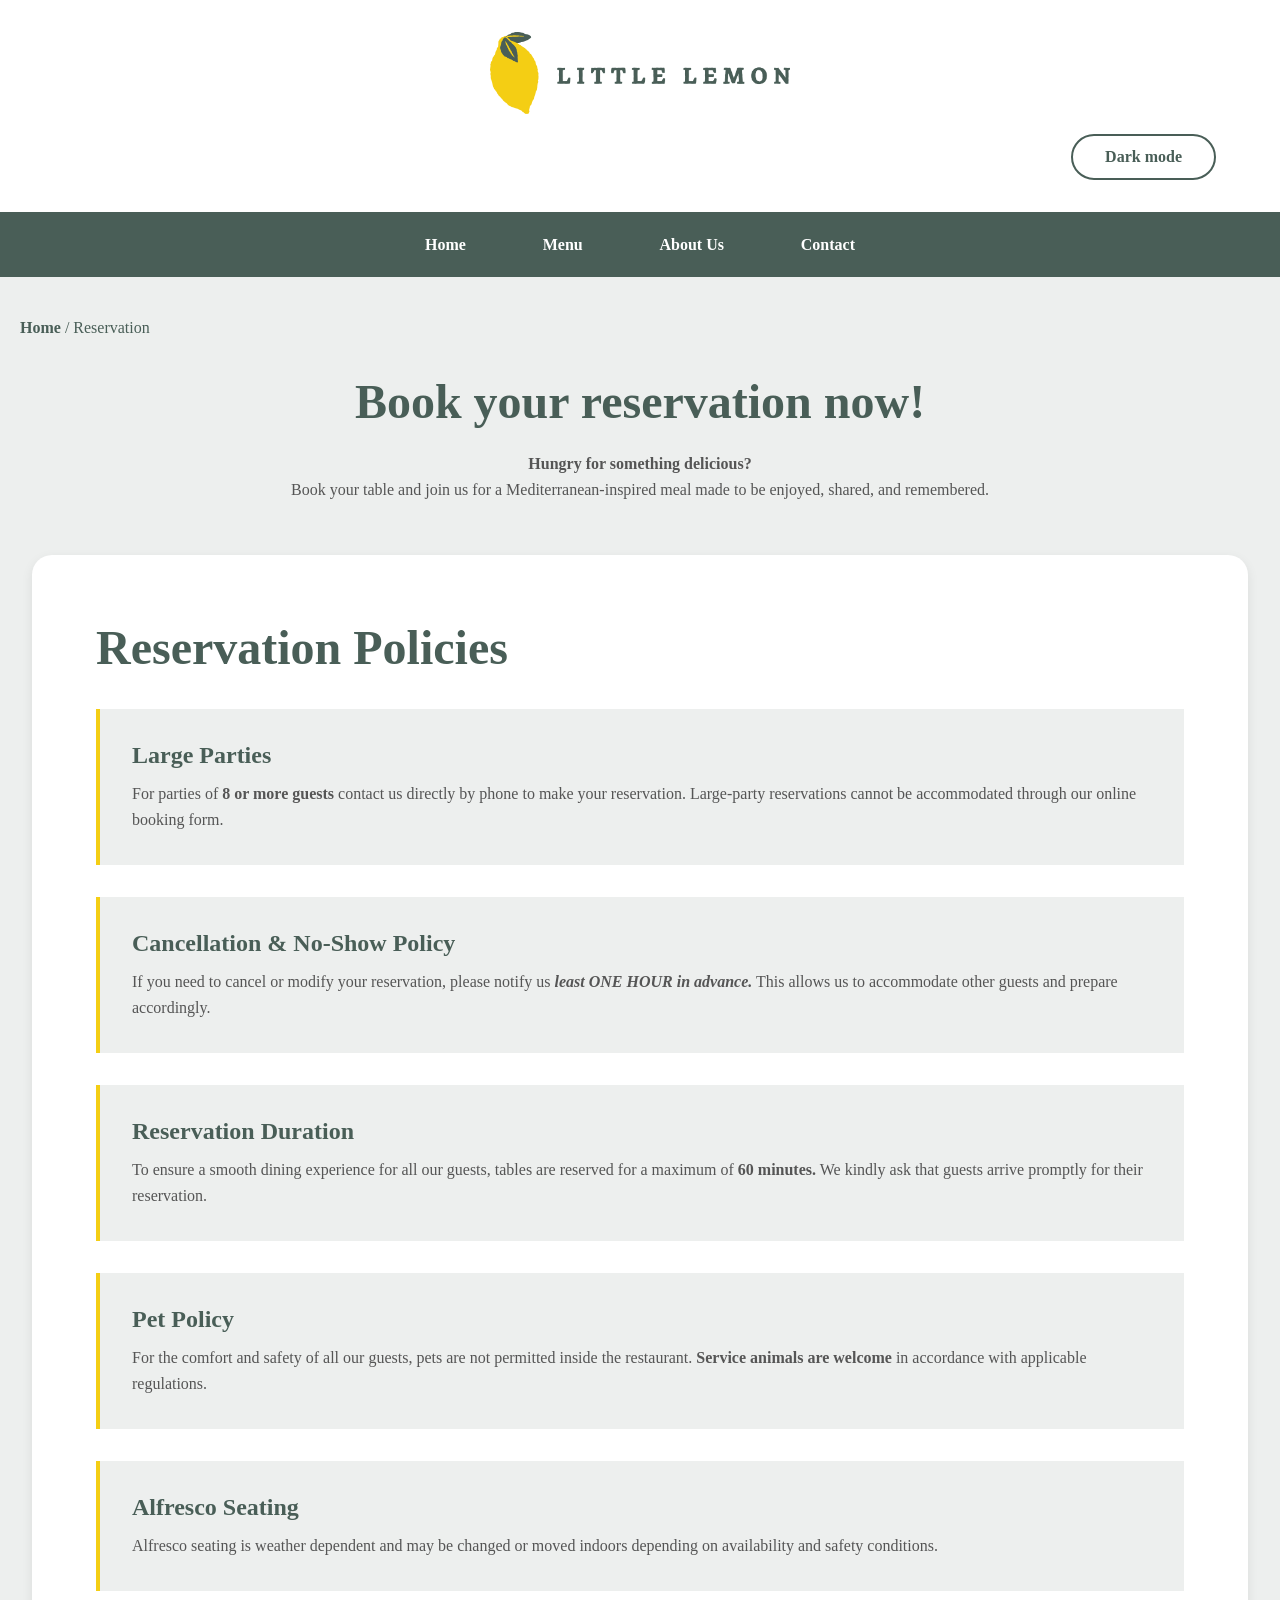
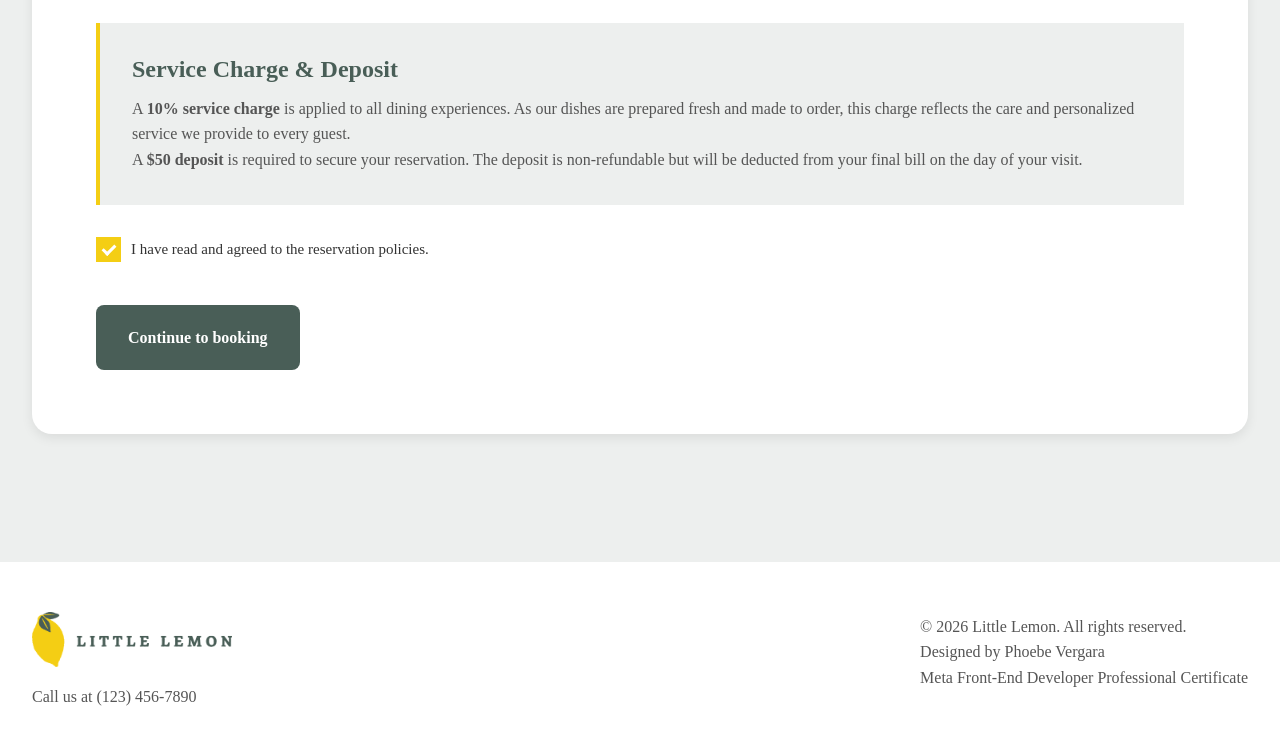
<file: reservation.html>
<!DOCTYPE html>
<html lang="en">
<head>
    <meta charset="UTF-8">
    <meta name="viewport" content="width=device-width, initial-scale=1.0">
    <link rel="stylesheet" href="global.css">
    <link rel="stylesheet" href="reservation.css">
    <title>Reservation Page</title>
</head>
<body>
    <header class="site-header">
        <div><img src="./images/logo1.png" alt="Little Lemon Logo" class="main-logo"></div>
        <button class="theme-toggle" id="theme-toggle" type="button" aria-pressed="false">Dark mode</button>
    </header>
    <nav class="main-nav">
            <ul class="nav-links">
                <li><a href="index.html">Home</a></li>
                <li><a href="menu.html">Menu</a></li>
                <li><a href="about.html">About Us</a></li>
                <li><a href="#footer">Contact</a></li>
            </ul>
    </nav>
    <br>
    <nav aria-label="breadcrumb" class="breadcrumb-container">
        <a href="index.html">Home</a> &#47 <span>Reservation</span>
    </nav>
    <br>
    <section class="logo-text">
                <h1 class="logo-title">Book your reservation now!</h1>
                    <p class="logo-description"><strong>Hungry for something delicious?</strong></p>
                    <p>Book your table and join us for a Mediterranean-inspired meal made to be enjoyed, shared, and remembered.</p>
    </section>
    <main>
        <section class="reservation-layout">
            <!-- start of policies -->
             <section class="reservation-policy-section">
               <!--     
                TO MODIFY IN CODE: 
                        TEXTAREA: awkward placement, too small, should have size limit, placeholder text, maximum characters.
                        DATE & TIME: required, fix the bug via html if possible, if not then will fix during js code
                        
                    TO ADD:
                        Cancellation Button
                        (IF POSSIBLE) the logic behind the email sending thingy and the other features needed to make this finalized:
                            MAIN FEATURES TO FOCUS ON: 
                                CODE
                                    Auto-play slider - JS
                                    Live Status Badge & Countdown - JS & HTML
                                    Live Search - JS
                                    Dietary Toggles - JS
                                DESIGN
                                    Confirmation message/email after booking
                                    Dietary flag at booking time (ties nicely into your Dietary Toggles feature — could reuse that component)
                                    Waitlist option if fully booked

                        Should probably use LEGEND tag and FIELDSET tag for the form elements
                        Legend > title for the content of the grouped elements
                        FIELDSET > entire group of elements
                        fieldset tag b4 legend tag
                -->
                <h2>Reservation Policies</h2>
                    <article>
                        <h3>Large Parties</h3>
                        <p>For parties of <strong>8 or more guests</strong> contact us directly by phone to make your reservation. 
                            Large-party reservations cannot be accommodated through our online booking form. </p>
                    </article>
                    <article>
                        <h3>Cancellation & No-Show Policy</h3>
                        <p>If you need to cancel or modify your reservation, please notify us <strong><em> least ONE HOUR in advance.</em></strong>
                            This allows us to accommodate other guests and prepare accordingly.</p>
                    </article>
                    <article>
                        <h3>Reservation Duration</h3>
                        <p>To ensure a smooth dining experience for all our guests, tables are reserved for a maximum of <strong>60 minutes.</strong>
                            We kindly ask that guests arrive promptly for their reservation.</p>
                    </article>
                    <article>
                        <h3>Pet Policy</h3>
                        <p>For the comfort and safety of all our guests, pets are not permitted inside the restaurant.
                            <strong>Service animals are welcome</strong> in accordance with applicable regulations.</p>
                    </article>
                     <article>
                        <h3>Alfresco Seating</h3>
                        <p>Alfresco seating is weather dependent and may be changed or moved indoors depending on availability and safety conditions.</p>
                    </article>
                    <article>
                        <h3>Service Charge & Deposit</h3>
                        <p>A <strong>10% service charge</strong> is applied to all dining experiences. 
                            As our dishes are prepared fresh and made to order, this charge reflects the care 
                            and personalized service we provide to every guest.</p>
                        <p>A <strong>$50 deposit</strong> is required to secure your reservation. 
                            The deposit is non-refundable but will be deducted from your final bill on the day of your visit.</p>
                    </article>
                    <label class="policy-conf-container">
                        <input type="checkbox" id="policy-confirmation" name="policy-confirmation" checked="checked">
                        I have read and agreed to the reservation policies.
                        <span class="checkmark"></span>
                    </label>
                    <button type="button" id="continue-to-booking" class="hero-button">Continue to booking</button>
            </section>
            <!-- end of policies -->
            <!-- MODAL POP UP -->
             <div class="policy-modal is-hidden" id="policy-modal" role="dialog" aria-modal="true" aria-labelledby="policy-modal-title">
                <div class="policy-modal-content">
                    <h2 id="policy-modal-title">Before Proceeding</h2>
                    <p>
                        Please confirm that you have read and understood Little Lemon’s reservation policies.
                    </p>
                    <p>
                        By continuing, you acknowledge that seating requests, alfresco availability, table duration,
                        cancellation expectations, large party requirements, and pet restrictions are part of the reservation agreement.
                        Little Lemon reserves the right to refuse or adjust seating when these policies are not followed.
                    </p>
                    <p class="policy-modal-note">
                        Little Lemon reserves the right to decline, modify, or cancel reservations when these policies are not observed.
                    </p>

                    <button type="button" id="agree-policy-btn">I Understand and Agree</button>
                    <button type="button" id="review-policies">Review Policies</button>
                </div>

             </div>
            <!-- END OF POP UP -->
            <!--start of booking form -->
            <section class="reservation-form-section is-hidden" id="reservation-form-section" aria-labelledby="reservation-heading">
                <h2 id="reservation-heading">Reservation Details</h2>
                <form id="reservation-form">
                <!-- DATE: should only be starting from date tomorrow and then end up to 7 days only 
                 (ex: When booking on a Sunday the availability should only be Monday up until Sunday, 
                 then when booking on a Monday, availability of dates should be from Tuesday to Monday then so on and forth)
                 should automatically update based on time and day.
                    NOTE: THIS WILL BE TIED TO JS LOGIC OF LIVE STATUS HOURS
                    TIME: restaurant hours are from 10am to 10pm only.
                        time on reservation page should only be from 12noon to 9pm. 
                    OTHERS: page should have a Validation Failure feature. 
                        This is If a user manually types an invalid time (e.g., 11:00 AM), 
                        the browser will flag it as an error and block the form from being submitted.
                -->
                    <div class="form-field">       
                        <label for="guest-name">Name: <span class="required-mark" aria-hidden="true">*</span></label>
                        <input type="text" name="guest-name" id="guest-name" placeholder="Jane Doe" required>
                    </div>

                    <div class="form-field">
                        <label for="phone-number">Phone Number: <span class="required-mark" aria-hidden="true">*</span></label>
                        <input type="tel" id="phone-number" name="phone-number" placeholder="ex. +639 8765 4321" required maxlength="12">
                    </div>

                    <div class="form-field">
                        <label for="email">Email Address: <span class="required-mark" aria-hidden="true">*</span></label>
                        <input type="email" id="email" name="email" placeholder="ex. name@email.com" required>
                    </div>

                    <div class="form-row">
                        <div class="form-field">
                            <label for="datemax">Date: <span class="required-mark" aria-hidden="true">*</span></label>
                            <input type="date" id="datemax" name="datemax" max="2026-12-20" min="2026-08-20" required>
                        </div>
                        <div class="form-field"> 
                            <label for="booking-time">Time: <span class="required-mark" aria-hidden="true">*</span></label>    
                            <input type="time" id="booking-time" name="booking-time" min="13:00" max="21:00" step="1800" required>
                        </div>  
                    </div>
                       <!-- Need JS Fallback for time and date validation -->
                    <div class="form-row">
                        <div class="form-field">
                            <label for="doptions">Dining Environment: <span class="required-mark" aria-hidden="true">*</span></label>
                                    <select name="dining-options" id="doptions">
                                        <option value="Indoor">Indoor</option>
                                        <option value="Alfresco">Alfresco</option>
                                        <option value="Bar Seating">Bar Seating</option>
                                    </select>
                        </div>
                        <div class="form-field">
                            <label for="guest-number">Guest Count: <span class="required-mark" aria-hidden="true">*</span></label>
                            <input type="number" id="guest-number" name="guest-count" min="1" max="7" required>
                        </div>
                    </div>
                <fieldset class="dining-needs">
                    <legend>Dining Needs</legend>
                        <label for="vegetarian" class="restrictions">
                            <input type="checkbox" name="vegetarian" id="vegetarian" value="vegetarian">
                            Vegetarian
                            <span class="checkmark"></span>
                        </label>
                        <label for="vegan" class="restrictions">
                            <input type="checkbox" name="vegan" id="vegan" value="vegan">
                            Vegan
                            <span class="checkmark"></span>
                        </label>
                        <label for="gluten-free" class="restrictions">
                            <input type="checkbox" name="gluten-free" id="gluten-free" value="gluten-free">
                            Gluten-free
                            <span class="checkmark"></span>
                        </label>
                        <label for="nut-allergy" class="restrictions">
                            <input type="checkbox" name="nut-allergy" id="nut-allergy" value="nut-allergy">
                            Nut Allergy
                            <span class="checkmark"></span>
                        </label>
                        <label for="dairy-free" class="restrictions">
                            <input type="checkbox" name="dairy-free" id="dairy-free" value="dairy-free">
                            Dairy-free
                            <span class="checkmark"></span>
                        </label>
                            
                        <textarea id="textarea"></textarea>

                <button action="/submit-page" method="POST" type="submit" value="Submit" id="submit-form-btn">Submit</button>
            </fieldset>
            <!-- end of booking form -->
             </form>
    </main>
    <script src="script.js"></script>
    <footer class="site-footer" id="footer">
        <div class="footer-logo">
            <img src="images/little lemon logo.jpg" alt="Little Lemon Logo" width="200px" height="90px">
            <p>Call us at (123) 456-7890</p>
        </div>
        <div class="footer-copy"> 
            <p>&copy; 2026 Little Lemon. All rights reserved.</p>
            <p>Designed by Phoebe Vergara</p>
            <p>Meta Front-End Developer Professional Certificate</p>
        </div>       
    </footer>
</body>
</html>
</file>
<file: global.css>
:root {
    color-scheme: light;

    --primary-green: #495e57;
    --primary-yellow: #f4ce14;
    --accent-orange: #ee9972;

    --surface: #ffffff;
    --surface-muted: #edefee;
    --text: #333333;
    --text-muted: #555555;
    --text-heading: #222222;
    --text-on-dark: #ffffff;
    --border: #cccccc;

    --shadow-light: 0 4px 12px rgba(0, 0, 0, 0.08);

    --radius-large: 20px;
    --radius-medium: 12px;
    --radius-small: 8px;

    --space-fluid-xs: clamp(0.5rem, 1vw, 0.75rem);
    --space-fluid-sm: clamp(0.75rem, 2vw, 1.25rem);
    --space-fluid-md: clamp(1rem, 3vw, 2rem);
    --space-fluid-lg: clamp(2rem, 5vw, 4rem);
    --space-fluid-xl: clamp(3rem, 8vw, 6rem);

    --text-fluid-sm: clamp(0.875rem, 1.5vw, 1rem);
    --text-fluid-md: clamp(1rem, 2vw, 1.25rem);
    --text-fluid-lg: clamp(2rem, 5vw, 4.5rem);
}

:root[data-theme="dark"] {
    color-scheme: dark;
    --surface: #0f172a;
    --surface-muted: #1e293b;
    --text: #e2e8f0;
    --text-muted: #cbd5e1;
    --text-heading: #f8fafc;
    --text-on-dark: #ffffff;
    --border: #475569;
}

* {
    margin: 0;
    padding: 0;
    box-sizing: border-box;
}

html {
    scroll-behavior: smooth;
}

body {
    min-height: 100vh;
    font-family: "Times New Roman", Helvetica, sans-serif;
    line-height: 1.6;
    background-color: var(--surface-muted);
    color: var(--text);
    font-size: var(--text-fluid-sm);
}

main {
    width: min(95%, 1400px);
    margin: 0 auto;
}

img {
    max-width: 100%;
    display: block;
}

a {
    text-decoration: none;
    color: inherit;
}

ul {
    list-style: none;
}

button,
a {
    cursor: pointer;
}

.site-header {
    display: flex;
    flex-direction: column;
    align-items: center;
    gap: var(--space-fluid-sm);
    padding: var(--space-fluid-md) var(--space-fluid-lg);
    background-color: var(--surface);
}

.main-logo {
    width: clamp(220px, 30vw, 300px);
    margin: 0;
}

.theme-toggle {
    align-self: flex-end;
    min-width: 7.5rem;
    padding: var(--space-fluid-xs) var(--space-fluid-md);
    border: 2px solid var(--primary-green);
    border-radius: 999px;
    background-color: var(--surface);
    color: var(--primary-green);
    font-family: inherit;
    font-weight: bold;
    font-size: var(--text-fluid-sm);
    transition: background-color 0.3s ease, color 0.3s ease, border-color 0.3s ease;
}

.theme-toggle:hover {
    background-color: var(--primary-green);
    color: var(--text-on-dark);
    border-color: var(--primary-green);
}

.main-nav {
    background-color: var(--primary-green);
}

.nav-links {
    display: flex;
    justify-content: center;
    align-items: center;
    flex-wrap: wrap;
    gap: clamp(1.5rem, 6vw, 6rem);
    padding: var(--space-fluid-sm) var(--space-fluid-md);
    list-style: none;
}

.nav-links a {
    color: var(--text-on-dark);
    font-weight: bold;
    position: relative;
    transition: color 0.3s ease;
}

.main-nav .nav-links a {
    color: var(--text-on-dark);
}

.nav-links a::after {
    content: "";
    position: absolute;
    left: 0;
    bottom: -0.35rem;
    width: 0;
    height: 2px;
    background-color: var(--primary-yellow);
    transition: width 0.3s ease;
}

.nav-links a:hover {
    color: var(--primary-yellow);
}

.nav-links a:hover::after {
    width: 100%;
}

h1,
h2,
h3,
h4 {
    line-height: 1.2;
    color: var(--text-heading);
}

h1 {
    font-size: clamp(2.5rem, 5vw, 4.5rem);
}

h2 {
    font-size: clamp(2rem, 4vw, 3rem);
}

h3 {
    font-size: clamp(1.2rem, 2vw, 1.5rem);
}

p {
    color: var(--text-muted);
}

.breadcrumb-container {
    display: inline-block;
    padding: var(--space-fluid-xs) var(--space-fluid-sm);
    border-radius: var(--radius-large);
    color: var(--primary-green);
    font-size: var(--text-fluid-sm);
}

.breadcrumb-container a {
    color: var(--primary-green);
    font-weight: bold;
    transition: color 0.3s ease;
}

.breadcrumb-container a:hover {
    color: var(--primary-yellow);
}

.site-footer {
    display: flex;
    justify-content: space-between;
    align-items: center;
    gap: var(--space-fluid-md);
    padding: var(--space-fluid-md);
    background-color: var(--surface);
}

.footer-logo img {
    width: clamp(160px, 20vw, 200px);
    height: clamp(72px, 9vw, 90px);
    object-fit: contain;
}

.footer-copy {
    color: var(--text-muted);
}

@media (prefers-reduced-motion: reduce) {
    html {
        scroll-behavior: auto;
    }

    *,
    *::before,
    *::after {
        transition-duration: 0.01ms !important;
        animation-duration: 0.01ms !important;
        animation-iteration-count: 1 !important;
    }
}

@media (max-width: 900px) {
    .nav-links {
        flex-direction: column;
        gap: var(--space-fluid-sm);
    }

    .site-footer {
        flex-direction: column;
        text-align: center;
    }

    .theme-toggle {
        align-self: center;
    }
}
</file>
<file: menu.css>
main {
    width: min(95%, 1400px);
    margin: 0 auto;
}

.container {
    width: min(90%, 1400px);
    margin: 0 auto;
}

.menu-hero {
    text-align: center;
    padding: var(--space-fluid-sm) var(--space-fluid-sm);
}

.menu-title {
    margin-bottom: var(--space-fluid-sm);
    color: var(--primary-green);
}

.search-instructions {
    margin: var(--space-fluid-sm) 0 var(--space-fluid-md);
    font-size: var(--text-fluid-sm);
}

.search-controls {
    display: flex;
    justify-content: center;
    align-items: center;
    flex-wrap: wrap;
    gap: var(--space-fluid-sm);
}

.search-input {
    width: min(31.25rem, 100%);
    max-width: 50%;
    padding: var(--space-fluid-sm) var(--space-fluid-md);
    border: 1px solid var(--border);
    border-radius: 9999px;
    font-size: var(--text-fluid-sm);
    outline: none;
}

.search-button {
    border: none;
    padding: var(--space-fluid-sm) var(--space-fluid-md);
    border-radius: 999px;
    background-color: var(--primary-green);
    color: var(--text-on-dark);
    font-weight: bold;
    cursor: pointer;
}

.search-button:hover {
    background-color: #3a4a42;
    transform: translateY(-2px);
}

.sticky-nav {
    position: sticky;
    top: 0;
    z-index: 900;
    background-color: var(--primary-yellow);
}

.sticky-nav-list {
    width: min(95%, 1400px);
    margin: 0 auto;
    display: flex;
    justify-content: center;
    align-items: center;
    flex-wrap: wrap;
    gap: var(--space-fluid-md);
    padding: var(--space-fluid-sm);
    background-color: var(--primary-yellow);
}

.sticky-nav-list a {
    color: var(--primary-green);
    position: relative;
}

.sticky-nav-list a:hover {
    color: var(--surface);
}

.sticky-nav-list a::after {
    content: "";
    position: absolute;
    left: 0;
    bottom: -0.4rem;
    width: 0;
    height: 2px;
    background-color: var(--primary-green);
    transition: width 0.3s ease;
}

.sticky-nav-list a:hover::after {
    width: 100%;
}

.cuisine-section {
    padding: var(--space-fluid-xl) 0;
}

.cuisine-section h2 {
    margin-bottom: var(--space-fluid-lg);
    text-align: center;
    color: var(--primary-green);
}

.cuisine-section:not(:last-child) {
    border-bottom: 1px solid rgba(0, 0, 0, 0.08);
}

.menu-category {
    margin-bottom: var(--space-fluid-xl);
}

.menu-category h3 {
    margin-bottom: var(--space-fluid-md);
    border-left: 6px solid var(--primary-yellow);
    padding-left: var(--space-fluid-sm);
    color: var(--primary-green);
}

.menu-grid {
    display: grid;
    grid-template-columns: repeat(auto-fit, minmax(18.75rem, 1fr));
    gap: var(--space-fluid-md);
}

.menu-item-card {
    background-color: var(--surface);
    border-radius: var(--radius-large);
    overflow: hidden;
    box-shadow: var(--shadow-light);
    position: relative;
    cursor: pointer;
    transition: transform 0.3s ease, box-shadow 0.3s ease;
}

.menu-item-card:hover {
    transform: translateY(-8px);
    box-shadow: 0 14px 30px rgba(0, 0, 0, 0.12);
}

.menu-item-card::before {
    content: "";
    position: absolute;
    inset: 0;
    background: linear-gradient(to top, rgba(0, 0, 0, 0), transparent 40%);
    opacity: 0;
    transition: opacity 0.4s ease;
    pointer-events: none;
}

.menu-item-card:hover::before {
    opacity: 1;
}

.menu-item-image {
    overflow: hidden;
}

.menu-item-image img {
    width: 100%;
    height: clamp(13.75rem, 25vw, 15.625rem);
    transition: transform 0.5s ease;
    filter: brightness(0.95);
    object-fit: cover;
}

.menu-item-card:hover img {
    transform: scale(1.08);
    filter: brightness(1);
}

.menu-item-details {
    padding: var(--space-fluid-md);
    display: flex;
    flex-direction: column;
    gap: var(--space-fluid-sm);
}

.menu-item-title {
    font-size: var(--text-fluid-md);
    font-weight: bold;
    color: var(--primary-green);
}

.menu-item-price {
    font-size: var(--text-fluid-sm);
    font-weight: bold;
    color: var(--text-heading);
}

.menu-item-footer {
    display: flex;
    justify-content: space-between;
    align-items: center;
    gap: var(--space-fluid-sm);
}

.menu-item-description,
.menu-item-allergens {
    opacity: 0;
    max-height: 0;
    overflow: hidden;
    transform: translateY(10px);
    transition: opacity 0.4s ease, transform 0.4s ease, max-height 0.4s ease;
}

.menu-item-card:hover .menu-item-description,
.menu-item-card:hover .menu-item-allergens {
    opacity: 1;
    max-height: 200px;
    transform: translateY(0);
}

.menu-item-allergens {
    font-size: var(--text-fluid-sm);
    color: var(--text-muted);
}

.back-to-top {
    position: fixed;
    right: var(--space-fluid-md);
    bottom: var(--space-fluid-md);
    background-color: var(--primary-green);
    color: var(--text-on-dark);
    padding: var(--space-fluid-xs) var(--space-fluid-sm);
    border-radius: 999px;
    font-weight: bold;
    z-index: 1000;
    box-shadow: 0 8px 20px rgba(0, 0, 0, 0.2);
}

.back-to-top:hover {
    background-color: var(--primary-yellow);
    color: var(--primary-green);
}

@media (max-width: 768px) {
    .menu-hero {
        padding: var(--space-fluid-lg) var(--space-fluid-sm) var(--space-fluid-md);
    }

    .search-controls {
        flex-direction: column;
    }

    .search-button,
    .search-input {
        width: 100%;
        max-width: none;
    }

    .menu-item-allergens,
    .menu-item-description {
        opacity: 1;
        max-height: 500px;
        transform: translateY(0);
    }

    .sticky-nav-list {
        overflow-x: auto;
        flex-wrap: nowrap;
        justify-content: flex-start;
        scrollbar-width: none;
    }

    .sticky-nav-list::-webkit-scrollbar {
        display: none;
    }
}

@media (max-width: 600px) {
    .menu-grid {
        grid-template-columns: 1fr;
    }
}
</file>
<file: reservation.css>
.is-hidden {
    display: none;
}
.logo-text {
    display: flex;
    flex-direction: column;
    align-items: center;
    text-align: center;
    padding: var(--space-fluid-sm);
}

.logo-title {
    font-size: clamp(2.5rem, 5vw, 3rem);
    color: var(--primary-green);
    margin-bottom: var(--space-fluid-sm);
}

.logo-description {
    font-size: var(--text-fluid-sm);
    color: var(--text-muted);
    line-height: 1.7;
    max-width: 44rem;
    margin: 0;
}
.reservation-layout {
    padding: var(--space-fluid-md) 0 var(--space-fluid-xl);
}

.reservation-policy-section,
.reservation-form-section {
    padding: var(--space-fluid-lg);
    margin-bottom: var(--space-fluid-md);
    border-radius: var(--radius-large);
    background-color: var(--surface);
    box-shadow: var(--shadow-light);
}

.reservation-policy-section h2,
.reservation-form-section h2 {
    margin-bottom: var(--space-fluid-md);
    color: var(--primary-green);
}

.reservation-policy-section article {
    margin-bottom: var(--space-fluid-md);
    padding: var(--space-fluid-md);
    border-left: 4px solid var(--primary-yellow);
    background-color: var(--surface-muted);
}

.reservation-policy-section article h3 {
    margin-bottom: var(--space-fluid-xs);
    color: var(--primary-green);
}

.reservation-policy-section > label {
    display: flex;
    align-items: flex-start;
    gap: var(--space-fluid-xs);
    margin: var(--space-fluid-md) 0;
    color: var(--text);
}
.hero-button {
    margin: var(--space-fluid-xs) var(--space-fluid-xs) 0 0;
    padding: var(--space-fluid-sm) var(--space-fluid-md);
    border: 0;
    border-radius: var(--radius-small);
    background-color: var(--primary-green);
    color: var(--text-on-dark);
    font: inherit;
    font-weight: bold;
    cursor: pointer;
}

.hero-button:hover {
    background-color: var(--primary-yellow);
    color: var(--primary-green);
}

.policy-conf-container, .restrictions {
  display: block;
  position: relative;
  padding-left: 35px;
  margin-bottom: 12px;
  cursor: pointer;
  font-size: 15px;
  -webkit-user-select: none;
  -moz-user-select: none;
  -ms-user-select: none;
  user-select: none;
}

.policy-conf-container input,
.restrictions input {
  position: absolute;
  opacity: 0;
  cursor: pointer;
  height: 0;
  width: 0;
}

.checkmark {
  position: absolute;
  top: 0;
  left: 0;
  height: 25px;
  width: 25px;
  background-color: #eee;
}

.policy-conf-container:hover input ~ .checkmark,
.restrictions:hover input ~ .checkmark {
  background-color: var(--text-muted);
}

.policy-conf-container input:checked ~ .checkmark,
.restrictions input:checked ~ .checkmark {
  background-color: var(--primary-yellow);
}

.checkmark:after {
  content: "";
  position: absolute;
  display: none;
}

.policy-conf-container input:checked ~ .checkmark:after,
.restrictions input:checked ~ .checkmark:after {
  display: block;
}

.policy-conf-container .checkmark:after,
.restrictions .checkmark:after {
  left: 9px;
  top: 5px;
  width: 5px;
  height: 10px;
  border: solid white;
  border-width: 0 3px 3px 0;
  -webkit-transform: rotate(45deg);
  -ms-transform: rotate(45deg);
  transform: rotate(45deg);
}

.policy-modal {
    position: fixed;
    inset: 0;
    z-index: 1100;
    display: grid;
    place-items: center;
    padding: var(--space-fluid-md);
    background-color: rgba(15, 23, 42, 0.72);
}

.policy-modal.is-hidden {
    display: none;
}

.policy-modal-content {
    width: min(100%, 42rem);
    padding: var(--space-fluid-lg);
    border-radius: var(--radius-large);
    background-color: var(--surface);
    box-shadow: 0 1rem 3rem rgba(0, 0, 0, 0.3);
}

.policy-modal-content h2 {
    color: var(--primary-green);
}

.policy-modal-content p {
    margin-bottom: var(--space-fluid-sm);
}

.policy-modal-note {
    font-weight: bold;
}

#agree-policy-btn,
#submit-form-btn,
#review-policies {
    margin: var(--space-fluid-xs) var(--space-fluid-xs) 0 0;
    padding: var(--space-fluid-sm) var(--space-fluid-md);
    border: 0;
    border-radius: var(--radius-small);
    background-color: var(--primary-green);
    color: var(--text-on-dark);
    font: inherit;
    font-weight: bold;
    cursor: pointer;
}

#agree-policy-btn:hover,
#submit-form-btn:hover,
#review-policies:hover {
    background-color: var(--primary-yellow);
    color: var(--primary-green);
}

textarea {
    width: 100%;
    height: 100px;
    resize: none;
}

textarea, input {
    border: 1px solid var(--primary-green);
}
.required-mark {
    color: #c62828;
}

#reservation-form {
    display: grid;
    gap: 1.25rem;
}

.form-row {
    display: grid;
    grid-template-columns: repeat(2, minmax(0, 1fr));
    gap: 1.25rem;
}

.form-field {
    display: grid;
    gap: 0.4rem;
}

.form-field input,
.form-field select {
    width: 100%;
    min-width: 0;
    padding: 0.85rem 1rem;
    font: inherit;
    font-size: 1rem;
}

.form-field label {
    font-size: 1.05rem;
    font-weight: 600;
}

@media (max-width: 600px) {
    .form-row {
        grid-template-columns: 1fr;
    }
}

.dining-needs {
    margin-top: 0.5rem;
    padding-top: 1.25rem;
    border: 0;
    border-top: 1px solid var(--border);
}

.dining-needs legend {
    padding-top: 1rem;
    color: var(--primary-green);
    font-size: 1.5rem;
    font-weight: 700;
    text-align: center;
    width: 100%;
}
</file>
